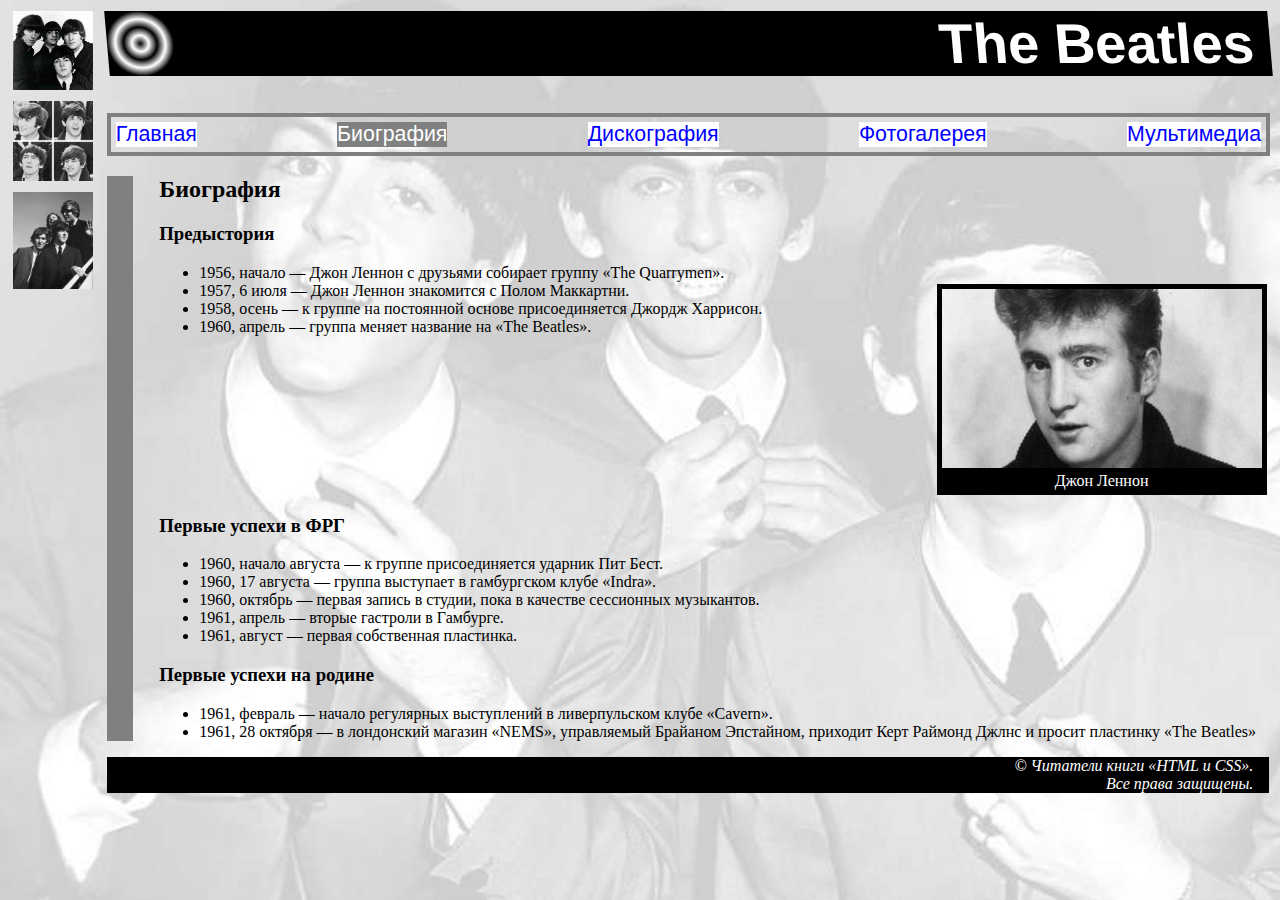
<file: pages/biography.html>
<!DOCTYPE html>
<html lang="ru">
<head>
   <meta charset="UTF-8">
   <meta http-equiv="X-UA-Compatible" content="IE=edge">
   <meta name="viewport" content="width=device-width, initial-scale=1.0">
   <title>The Beatles :: Биография</title>
   <link rel="stylesheet" href="../styles/style.css">
</head>
<body>
   <header>
      <h1>The Beatles</h1>
   </header>
   <nav>
      <a href="../index.html">Главная</a>
      <div>Биография</div>
      <a href="discography.html">Дискография</a>
      <a href="photogallery.html">Фотогалерея</a>
      <a href="media.html">Мультимедиа</a>
   </nav>
   <main>
      <h2>Биография</h2>
      <h3>Предыстория</h3>
      <ul>
         <aside>
            <img src="../images/john_lennon.jpg" alt="">
            <br>Джон Леннон
         </aside>
         <li>1956, начало&nbsp;&mdash; Джон Леннон с друзьями собирает группу «The Quarrymen».</li>
         <li>1957, 6 июля&nbsp;&mdash; Джон Леннон знакомится с Полом Маккартни.</li>
         <li>1958, осень&nbsp;&mdash; к группе на постоянной основе присоединяется Джордж Харрисон.</li>
         <li>1960, апрель&nbsp;&mdash; группа меняет название на «The Beatles».</li>       
      </ul>
         <h3 style="clear: right;">Первые успехи в ФРГ</h3>
         <ul>
            <li>1960, начало августа&nbsp;&mdash; к группе присоединяется ударник Пит Бест.</li>
            <li>1960, 17 августа&nbsp;&mdash; группа выступает в гамбургском клубе «Indra».</li>
            <li>1960, октябрь&nbsp;&mdash; первая запись в студии, пока в качестве сессионных музыкантов.</li>
            <li>1961, апрель&nbsp;&mdash; вторые гастроли в Гамбурге.</li>
            <li>1961, август&nbsp;&mdash; первая собственная пластинка.</li>
         </ul>
         <h3>Первые успехи на родине</h3>
         <ul>
            <li>1961, февраль&nbsp;&mdash; начало регулярных выступлений в ливерпульском клубе «Cavern».</li>
            <li>1961, 28 октября&nbsp;&mdash; в лондонский магазин «NEMS», управляемый Брайаном Эпстайном, приходит Керт Раймонд Джлнс и просит пластинку «The Beatles»</li>
         </ul>
   </main>
   <footer>
      <p>&copy; Читатели книги &laquo;HTML и CSS&raquo;.
         <br>Все права защищены.</p>
   </footer>
</body>
</html>
</file>
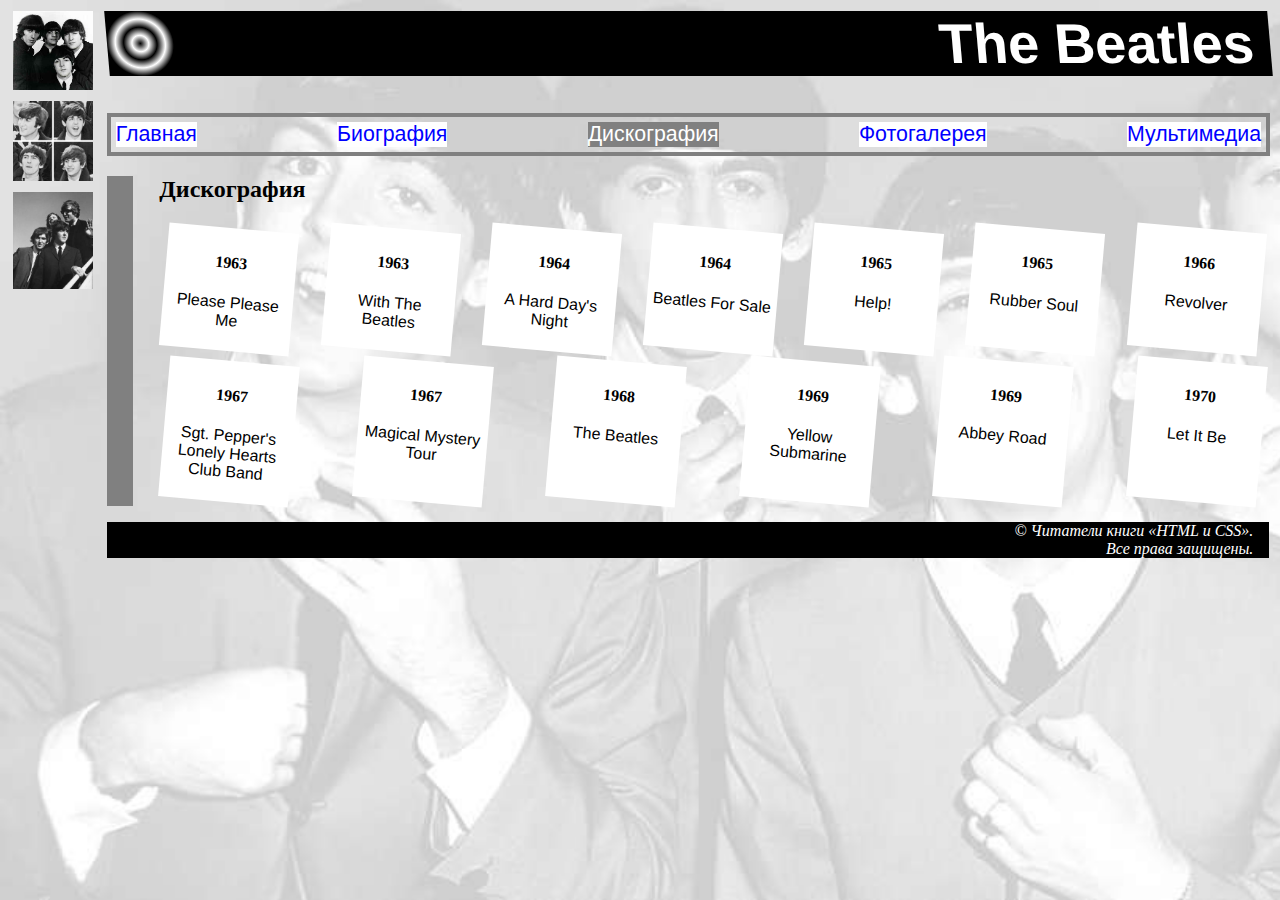
<file: pages/discography.html>
﻿<!doctype html>
<html>
<head>
    <meta charset="UTF-8">
    <title>The Beatles :: Дискография</title>
    <link href="../styles/style.css" rel="stylesheet">
</head>
<body>
    <header>
        <h1>The Beatles</h1>
    </header>
    <nav>
        <a href="../index.html">Главная</a>
        <a href="biography.html">Биография</a>
        <div>Дискография</div>
        <a href="photogallery.html">Фотогалерея</a>
        <a href="media.html">Мультимедиа</a>
     </nav>
    <main>
        <h2>Дискография</h2>
        <div id="discography">
            <div>
                <h4>1963</h4>
                <p>Please Please Me</p>
            </div>
            <div>
                <h4>1963</h4>
                <p>With The Beatles</p>
            </div>
            <div>
                <h4>1964</h4>
                <p>A Hard Day's Night</p>
            </div>
            <div>
                <h4>1964</h4>
                <p>Beatles For Sale</p>
            </div>
            <div>
                <h4>1965</h4>
                <p>Help!</p>
            </div>
            <div>
                <h4>1965</h4>
                <p>Rubber Soul</p>
            </div>
            <div>
                <h4>1966</h4>
                <p>Revolver</p>
            </div>
            <div>
                <h4>1967</h4>
                <p>Sgt. Pepper's Lonely Hearts Club Band</p>
            </div>
            <div>
                <h4>1967</h4>
                <p>Magical Mystery Tour</p>
            </div>
            <div>
                <h4>1968</h4>
                <p>The Beatles</p>
            </div>
            <div>
                <h4>1969</h4>
                <p>Yellow Submarine</p>
            </div>
            <div>
                <h4>1969</h4>
                <p>Abbey Road</p>
            </div>
            <div>
                <h4>1970</h4>
                <p>Let It Be</p>
            </div>
        </div>
    </main>
    <footer>
        <p>&copy; Читатели книги &laquo;HTML и CSS&raquo;.
           <br>Все права защищены.</p>
     </footer>
</body>
</html>
</file>
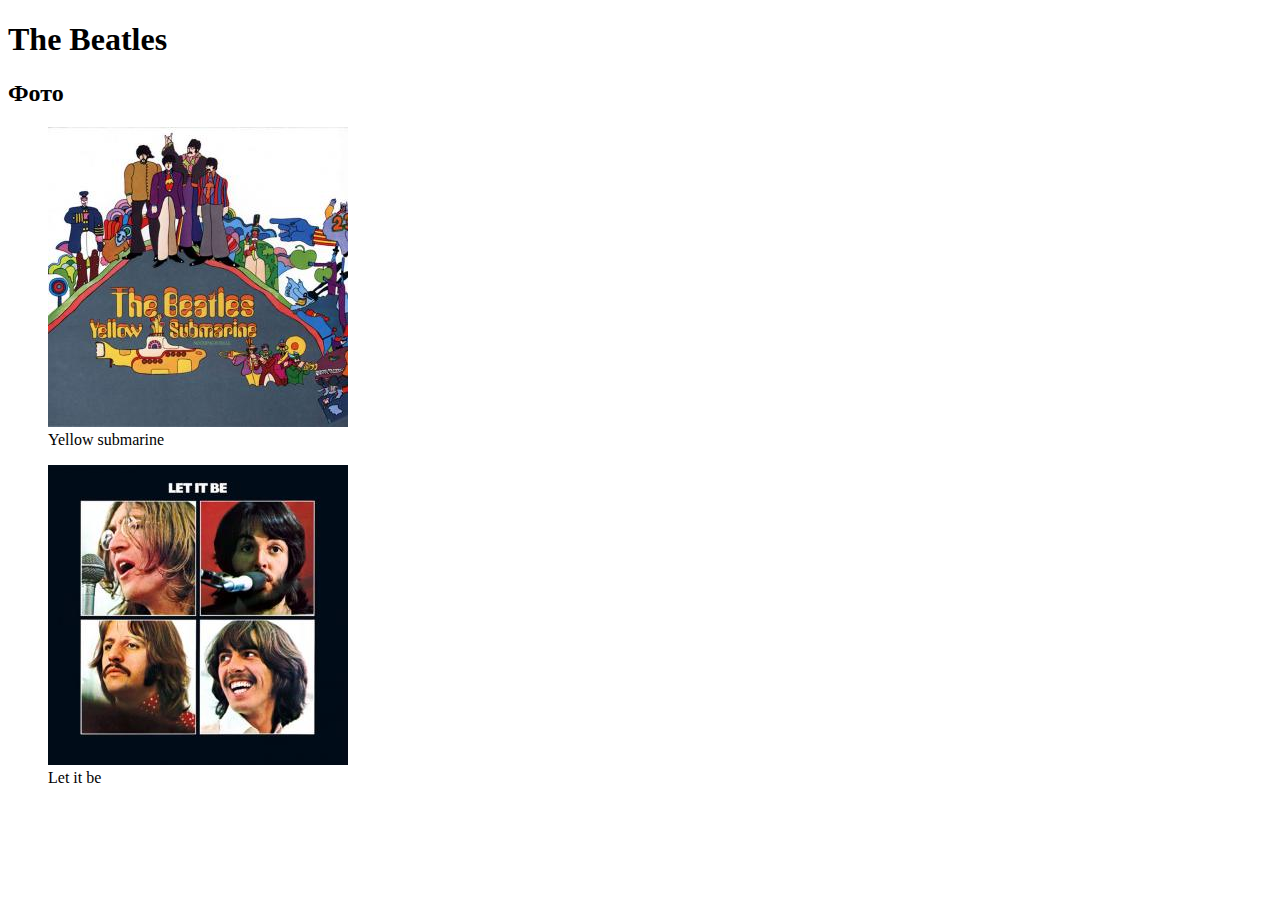
<file: pages/gallery.html>
<!DOCTYPE html>
<html lang="ru">
<head>
   <meta charset="UTF-8">
   <meta http-equiv="X-UA-Compatible" content="IE=edge">
   <meta name="viewport" content="width=device-width, initial-scale=1.0">
   <title>The Beatles: Галерея</title>
</head>
<body>
   <h1>The Beatles</h1>
   <h2>Фото</h2>
   <figure>
      <img src="../images/the_beatles_yellow_submarine.jpg" alt="">
      <figcaption>Yellow submarine</figcaption>
   </figure>
   <figure>
      <img src="../images/the_beatles_let_it_be.jpg" alt="">
      <figcaption>Let it be</figcaption>
   </figure>
</body>
</html>
</file>
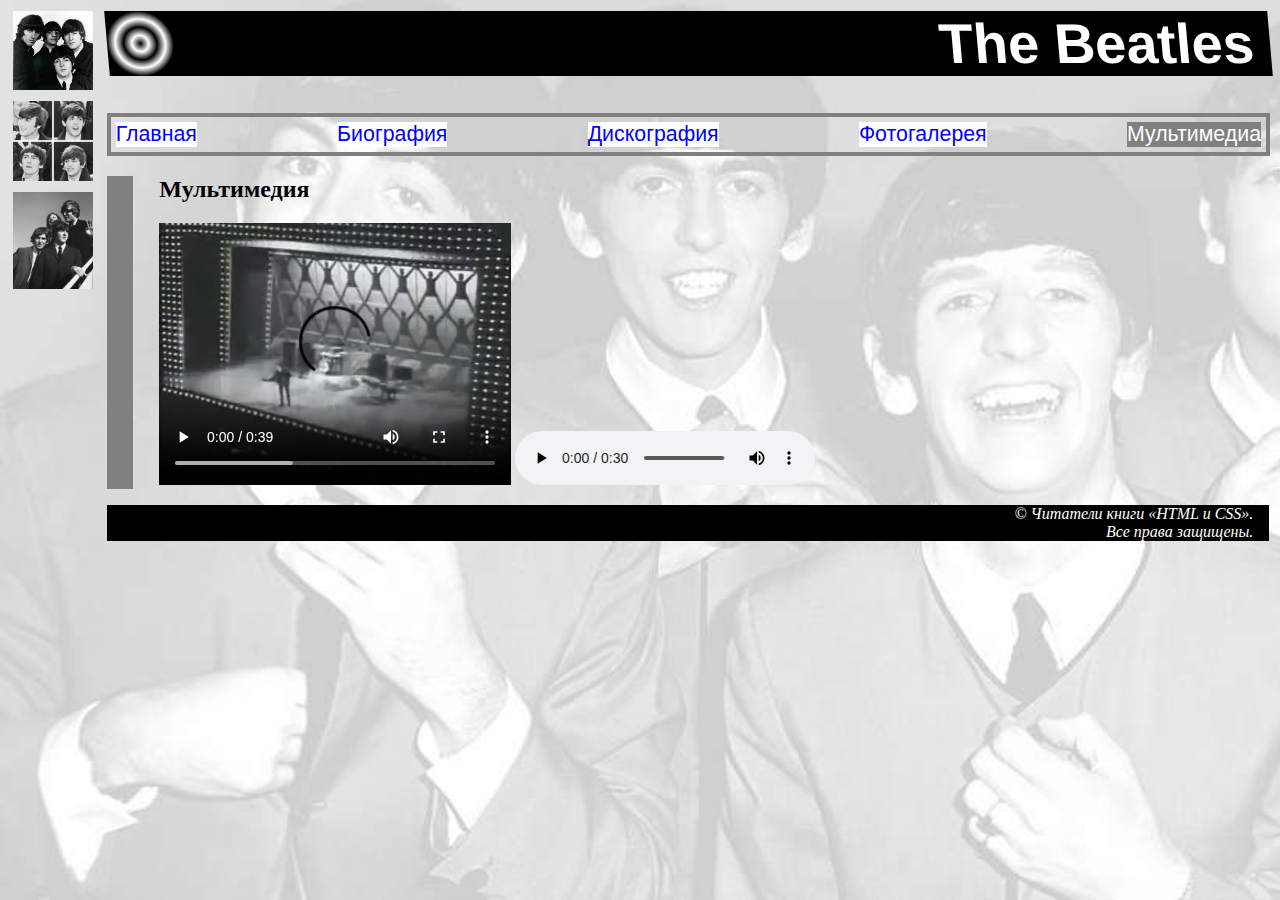
<file: pages/media.html>
<!DOCTYPE html>
<html lang="ru">
<head>
   <meta charset="UTF-8">
   <meta http-equiv="X-UA-Compatible" content="IE=edge">
   <meta name="viewport" content="width=device-width, initial-scale=1.0">
   <title>The Beatles :: Медиа</title>
   <link rel="stylesheet" href="../styles/style.css">
</head>
<body>
   <header>
      <h1>The Beatles</h1>
   </header>
   <nav>
      <a href="../index.html">Главная</a>
      <a href="biography.html">Биография</a>
      <a href="discography.html">Дискография</a>
      <a href="photogallery.html">Фотогалерея</a>
      <div>Мультимедиа</div>
   </nav>
   <main>
      <h2>Мультимедия</h2>
      <video src="../media/the_beatles_yesterday.mp4" controls></video>
      <audio src="../media/the_beatles_let_it_be.mp3" controls></audio>
   </main>
   <footer>
      <p>&copy; Читатели книги &laquo;HTML и CSS&raquo;.
         <br>Все права защищены.</p>
   </footer>
</body>
</html>
</file>
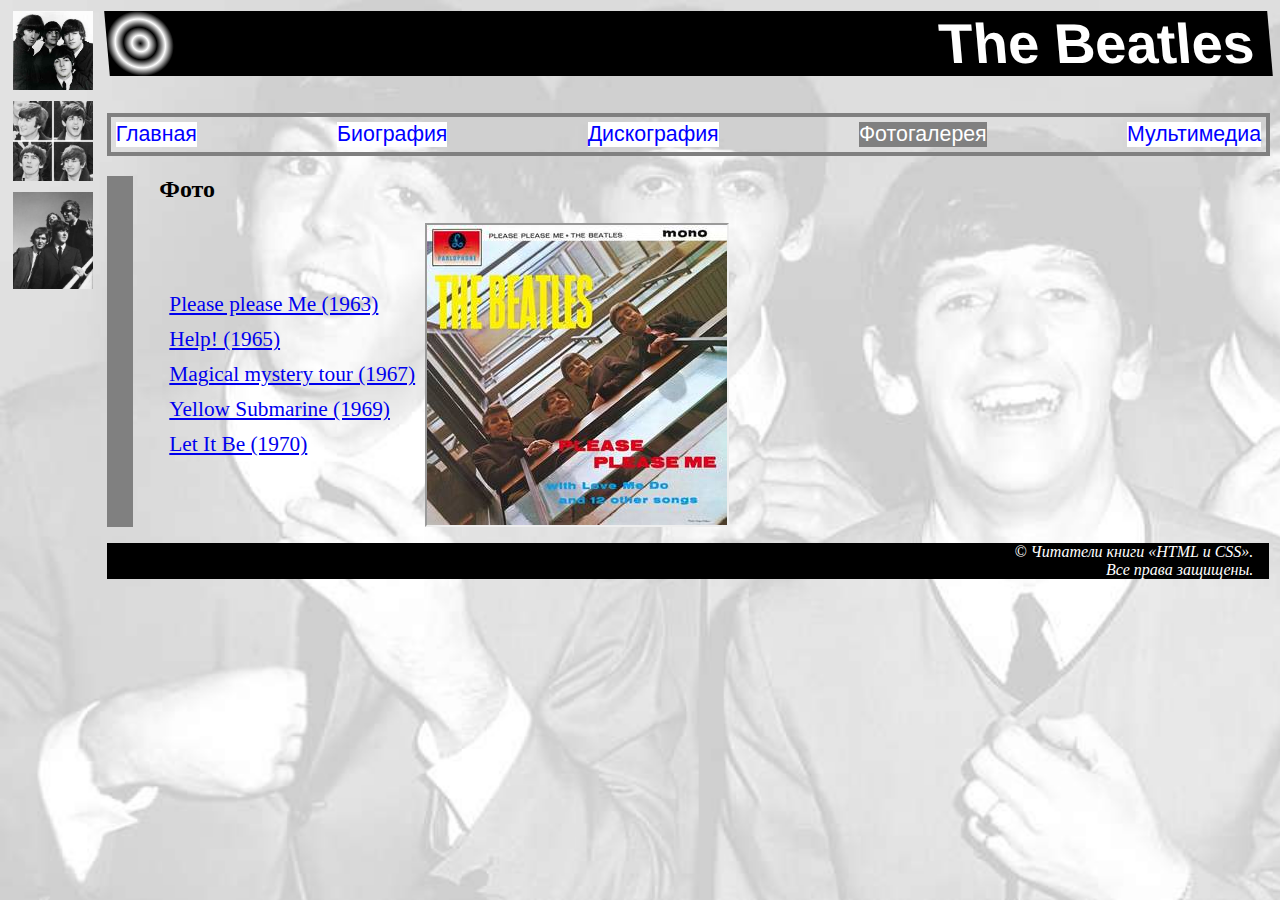
<file: pages/photogallery.html>
<!DOCTYPE html>
<html lang="ru">
<head>
   <meta charset="UTF-8">
   <meta http-equiv="X-UA-Compatible" content="IE=edge">
   <meta name="viewport" content="width=device-width, initial-scale=1.0">
   <title>The Beatles :: Фотогалерея</title>
   <link rel="stylesheet" href="../styles/style.css">
</head>
<body>
   <header>
      <h1>The Beatles</h1>
   </header>
   <nav>
      <a href="../index.html">Главная</a>
      <a href="biography.html">Биография</a>
      <a href="discography.html">Дискография</a>
      <div>Фотогалерея</div>
      <a href="media.html">Мультимедиа</a>
   </nav>
   <main>
      <h2>Фото</h2>
   <div class="tb1">
      <div>
         <div>
            <a href="gallery/pleas_pleas_me.html" target="gallery">Please please Me (1963)</a>
            <a href="gallery/help.html" target="gallery">Help! (1965)</a>
            <a href="gallery/magical_mystery_tour.html" target="gallery">Magical mystery tour (1967)</a>
            <a href="gallery/yellow_submarine.html" target="gallery">Yellow Submarine (1969)</a>
            <a href="gallery/let_it_be.html" target="gallery">Let It Be (1970)</a>
         </div>
         <iframe src="gallery/pleas_pleas_me.html" name="gallery" width="300" height="300"></iframe>
      </div>
   </div>
   </main>
   <footer>
      <p>&copy; Читатели книги &laquo;HTML и CSS&raquo;.
         <br>Все права защищены.</p>
   </footer>
</body>
</html>
</file>
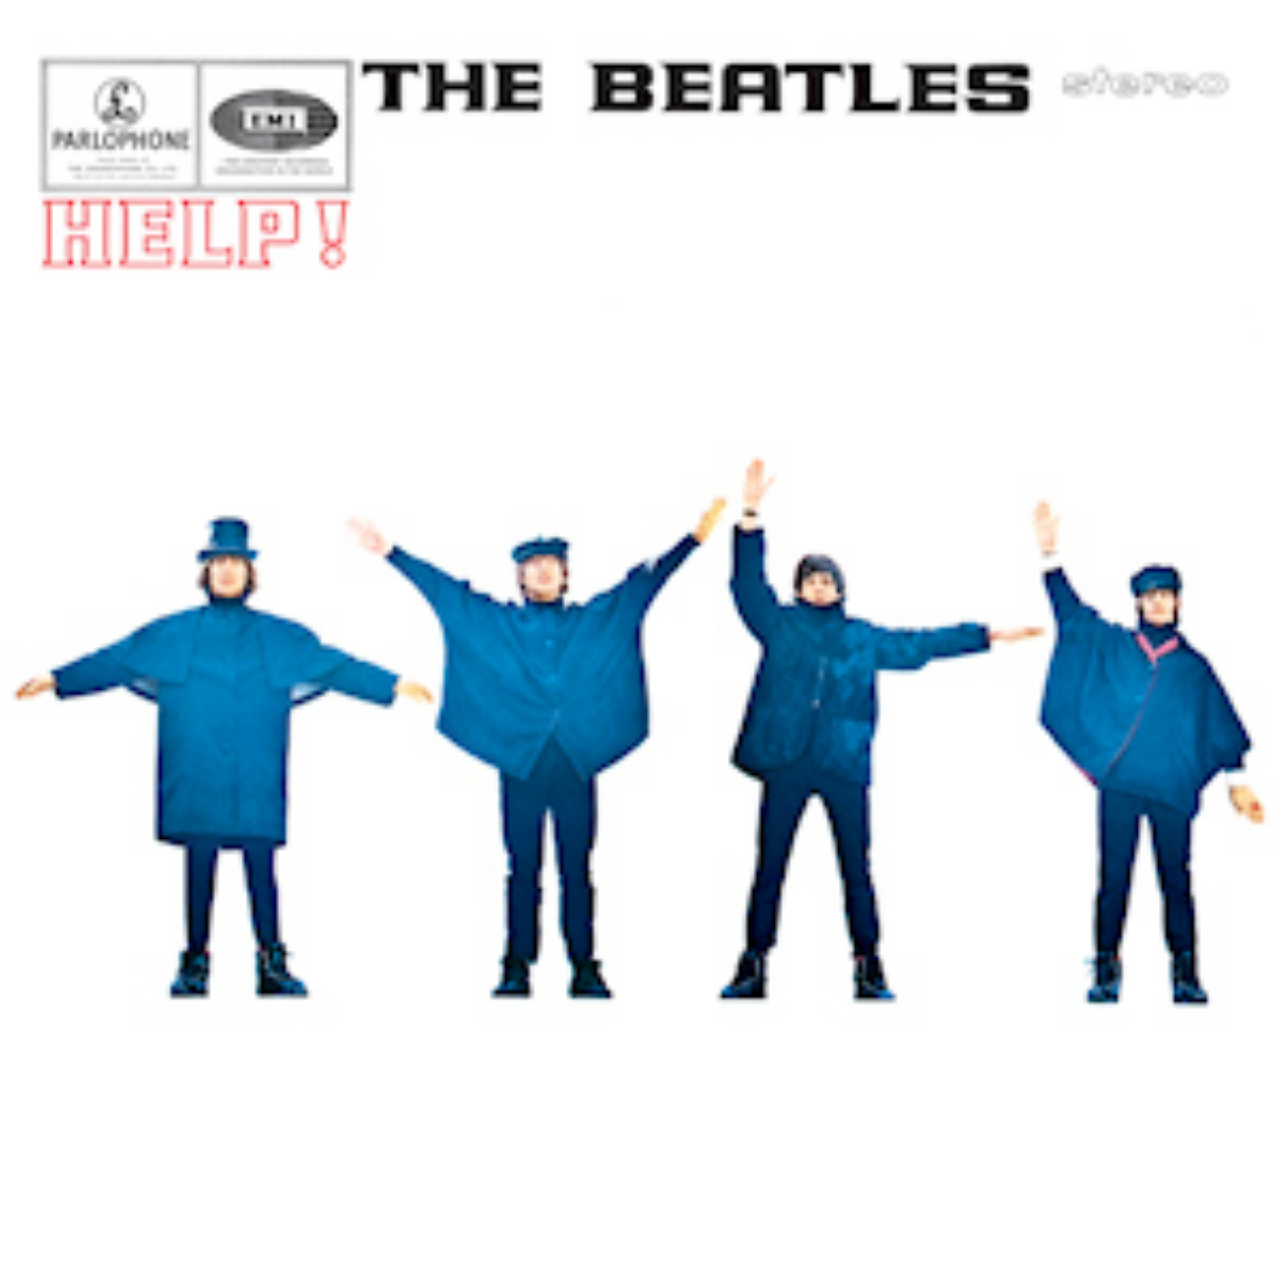
<file: pages/gallery/help.html>
<!DOCTYPE html>
<html lang="ru">
<head>
   <meta charset="UTF-8">
   <meta http-equiv="X-UA-Compatible" content="IE=edge">
   <meta name="viewport" content="width=device-width, initial-scale=1.0">
   <title>Document</title>
   <link rel="stylesheet" href="../../styles/style.css">
</head>
<body class="noscroll">
   <div class="gallery-item">
      <img src="../../images/the_beatles_help.jpg" alt="">
   </div>
</body>
</html>
</file>
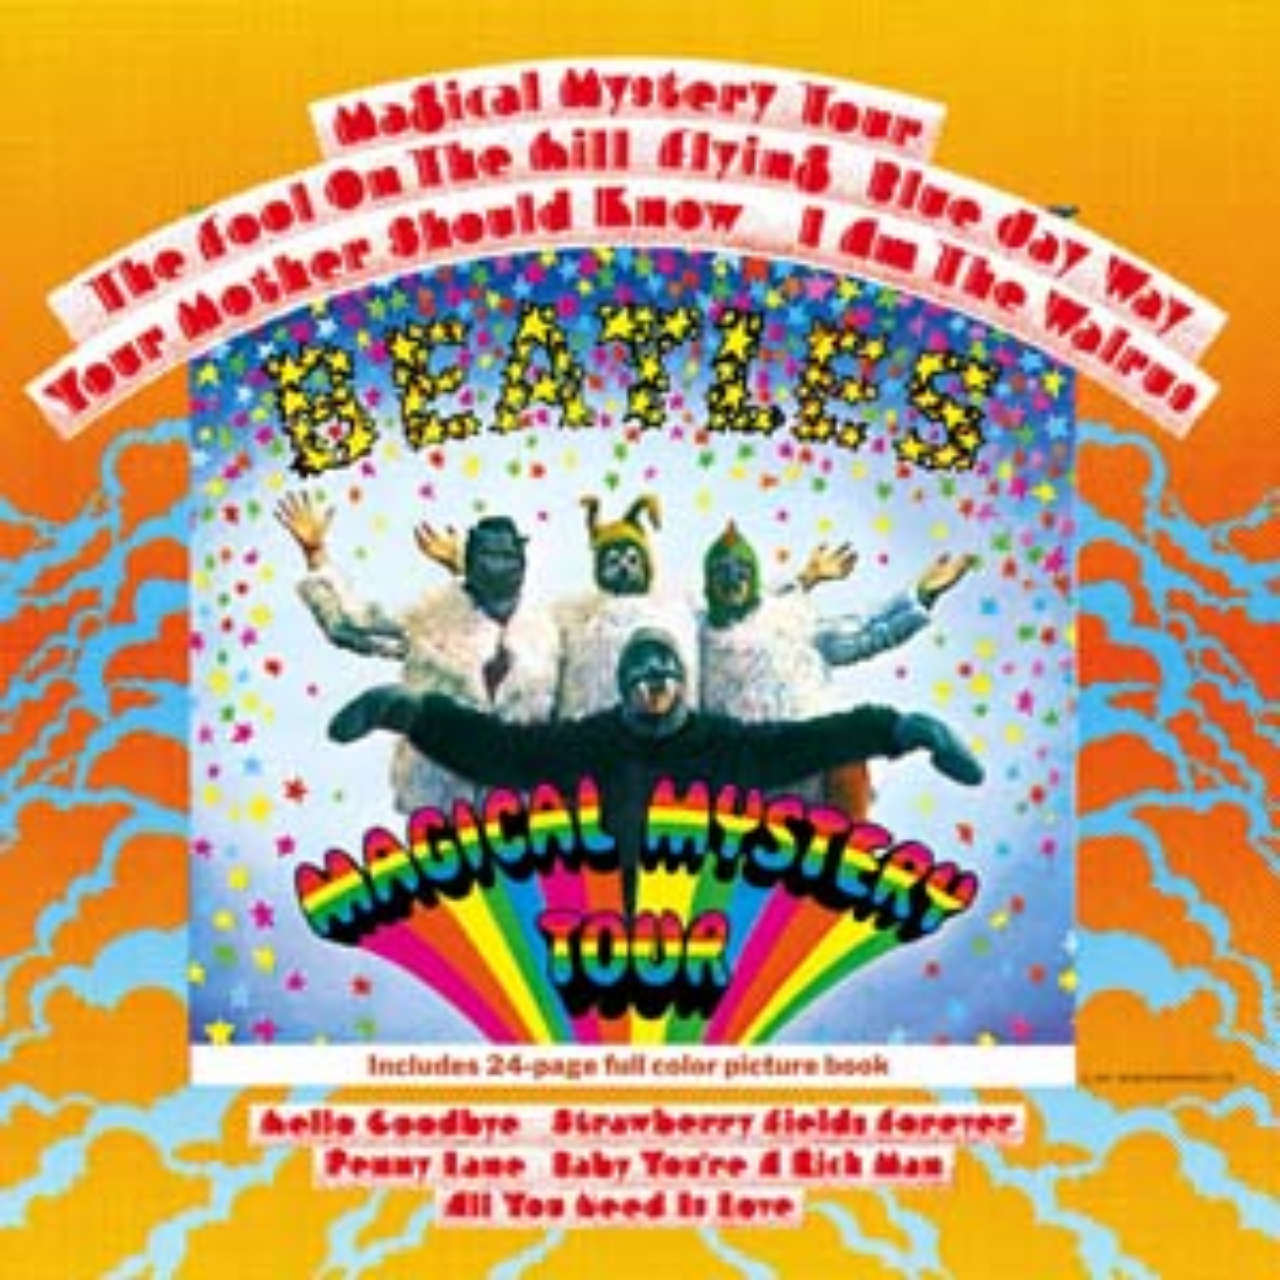
<file: pages/gallery/magical_mystery_tour.html>
<!DOCTYPE html>
<html lang="ru">
<head>
   <meta charset="UTF-8">
   <meta http-equiv="X-UA-Compatible" content="IE=edge">
   <meta name="viewport" content="width=device-width, initial-scale=1.0">
   <title>Document</title>
   <link rel="stylesheet" href="../../styles/style.css">
</head>
<body class="noscroll">
   <div class="gallery-item">
      <img src="../../images/the_beatles_magical_mystery_tour.jpg" alt="">
   </div>
</body>
</html>
</file>
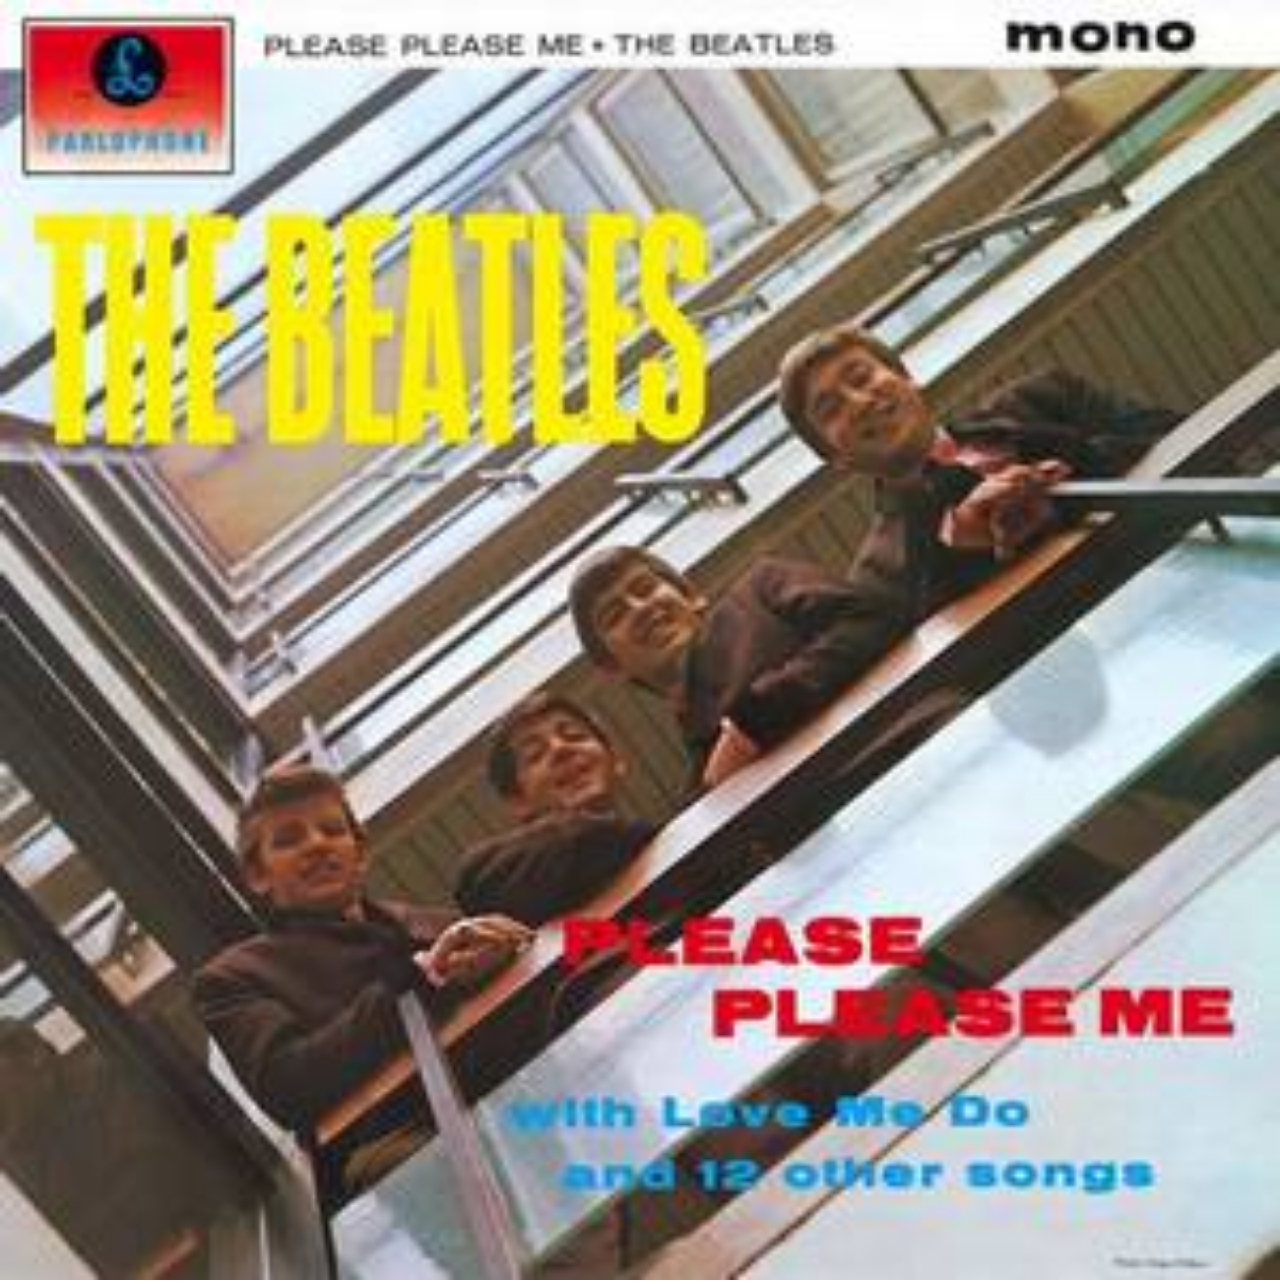
<file: pages/gallery/pleas_pleas_me.html>
<!DOCTYPE html>
<html lang="ru">
<head>
   <meta charset="UTF-8">
   <meta http-equiv="X-UA-Compatible" content="IE=edge">
   <meta name="viewport" content="width=device-width, initial-scale=1.0">
   <title>Document</title>
   <link rel="stylesheet" href="../../styles/style.css">
</head>
<body class="noscroll">
   <div class="gallery-item">
      <img src="../../images/the_beatles_please_please_me.jpg" alt="">
   </div>
</body>
</html>
</file>
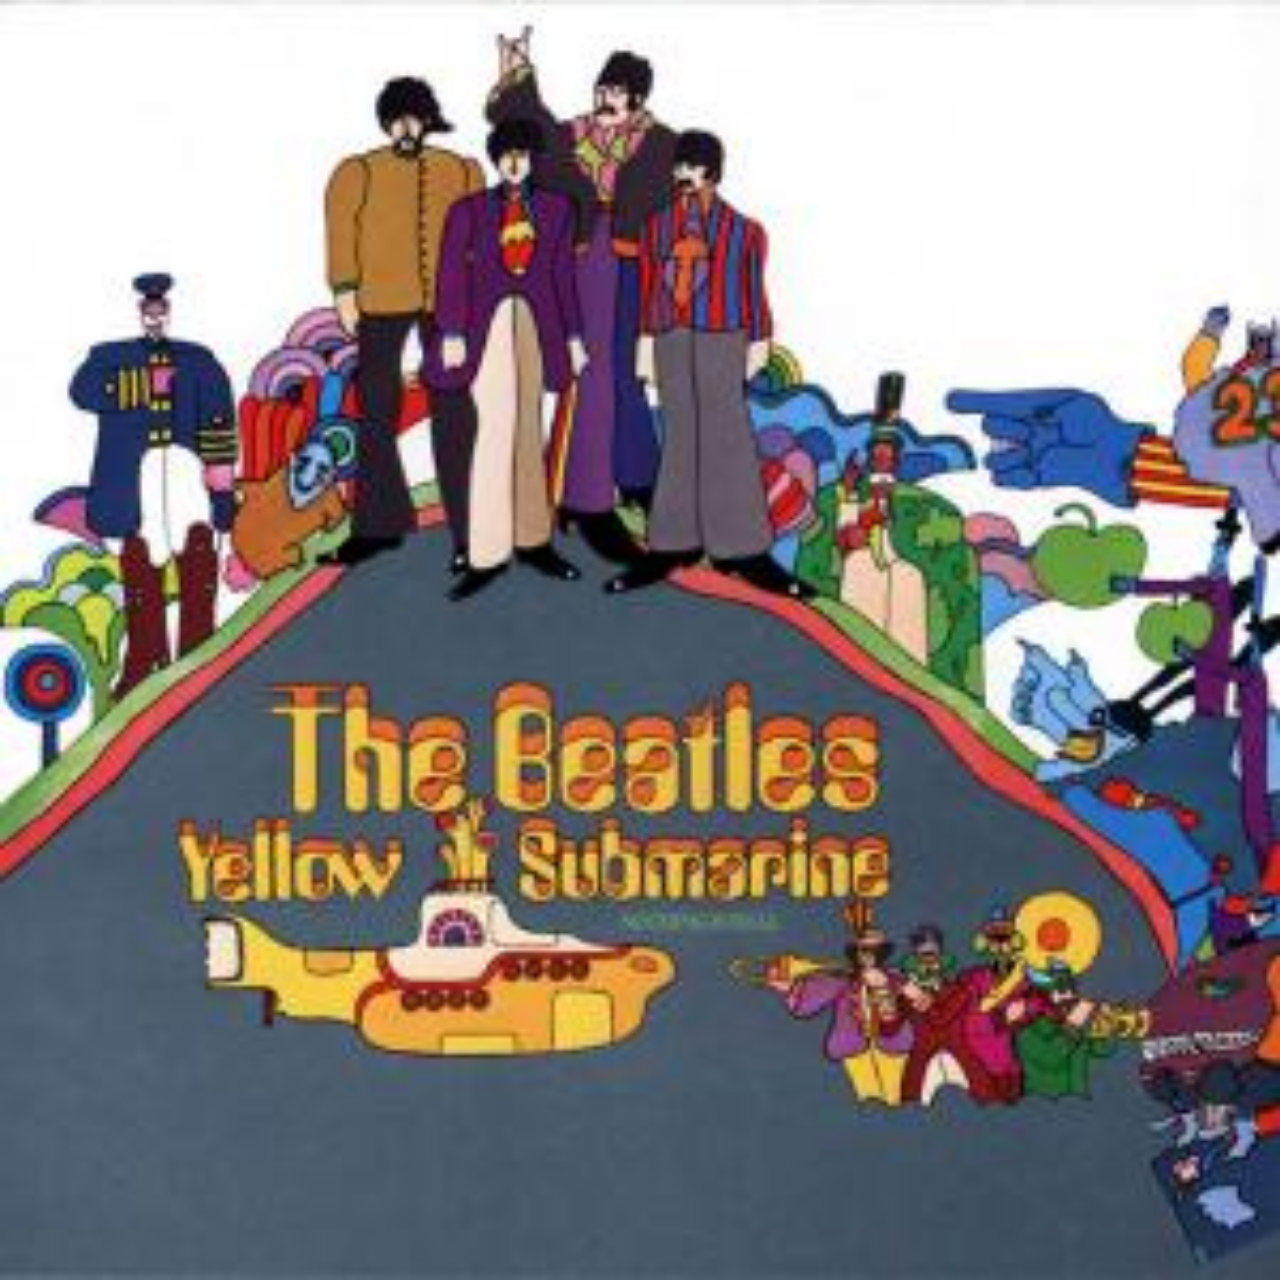
<file: pages/gallery/yellow_submarine.html>
<!DOCTYPE html>
<html lang="ru">
<head>
   <meta charset="UTF-8">
   <meta http-equiv="X-UA-Compatible" content="IE=edge">
   <meta name="viewport" content="width=device-width, initial-scale=1.0">
   <title>Document</title>
   <link rel="stylesheet" href="../../styles/style.css">
</head>
<body class="noscroll">
   <div class="gallery-item">
      <img src="../../images/the_beatles_yellow_submarine.jpg" alt="">
   </div>
</body>
</html>
</file>
<file: styles/style.css>
body {
   margin: 0px;
   background-image: url(../images/bg1.jpg), url(../images/bg2.jpg), url(../images/bg3.jpg), url(../images/main_bg.jpg);
   background-size: 60pt, 60pt, 60pt, cover;
   background-position: 10pt 8pt, 10pt 76pt, 10pt 144pt, 0pt 0pt;
   background-repeat: no-repeat;
   background-attachment: fixed;
}
body.noscroll {
   overflow: hidden;
}
.gallery-item img {
   width: 100%;
}
a[target=gallery] {
   font-size: 16pt;
}
header h1 {
   font: bold 42pt Verdana, sans-serif;
   text-align: right;
   color: white;
   background-image: radial-gradient(closest-side at 25pt 50%, black, white, black, white, black);
   margin-top: 8pt;
   margin-right: 8pt;
   margin-left: 80pt;
   padding-right: 12pt;
   transform: skewX(5deg);
}
main p {
   font: 12pt Arial, sans-serif;
}
main {
   margin-left: 80pt;
   padding-left: 20pt;
   padding-right: 10pt;
   border-left-width: 20pt;
   border-left-style: solid;
   border-left-color: grey;
}
div.tb1 {
   display: table;
}
div.tb1 > div {
   display: table-row;
}
div.tb1 > div > * {
   display: table-cell;
   vertical-align: middle;
}
div.tb1 a {
   display: block;
   margin: 10px;
}
aside {
   float: right;
   margin: 20px 0px 20px 20px;
   padding: 5px;
   color: white;
   background-color: black;
   text-align: center;
}
nav {
   margin: 10px 10px 10px 80pt;
   padding: 5px;
   border: 4px solid grey;
   font: 16pt Arial, sans-serif;
   display: flex;
   justify-content: space-between;
}
nav a {
   display: block;
}
nav a:link, nav a:visited {
   color: blue;
   background-color: white;
   text-decoration: none;
   transition-duration: 1s;
}
nav a:active, nav a:hover {
   color: white;
   background-color: blue;
   text-decoration: none;
   transform: scale(1.2, 1.2) translateY(4px);
   transition-duration: 0.5s;
}
nav div {
   color: white;
   background-color: grey;
}
div#discography {
   display: flex;
   flex-wrap: wrap;
   justify-content: space-between;
}
div#discography > div {
   background-color: white;
   padding: 5px;
   margin: 5px;
   text-align: center;
   width: 120px;
   transform: rotate(5deg);
   transition-duration: 0.2s;
}
div#discography > div:hover {
   transform: rotate(-10deg) translateY(-10px);
   transition-duration: 0.1s;
}
footer {
   background-color: black;
   color: white;
   font-style: italic;
   text-align: right;
   margin-top: 8pt;
   margin-right: 8pt;
   margin-left: 80pt;
   padding-right: 12pt;
}



@media screen and (max-width: 400px) {
   body {
      background: transparent;
   }
   header h1, nav, main, footer {
      margin-left: 8pt;
   }
   header h1 {
      font-size: 28pt;
      background: black;
   }
   nav {
      flex-direction: column;
   }
   main {
      padding-left: 0pt;
      border-left: none;
   }
   nav a:active, nav a:hover {
      transform: translateY(4px);
   }
   div#discography > div {
      border: 1px solid black;
   }
   iframe {
      width: 100%;
   }
   div.tb1 > div  {
      display: block;
   }
}

@media print {
   body {
      background: transparent;
   }
   nav {
      display: none;
   }
   header h1, main, footer {
      margin-left: 8pt;
   }
   header, footer {
      background: transparent;
   }
   main {
      padding-left: 0pt;
      border-left: none;
   }
   header h1, footer p {
      color: black;
   }
   header h1 {
      letter-spacing: 10pt;
   }
   footer {
      border-top: 1px solid black;
   }
}
</file>
